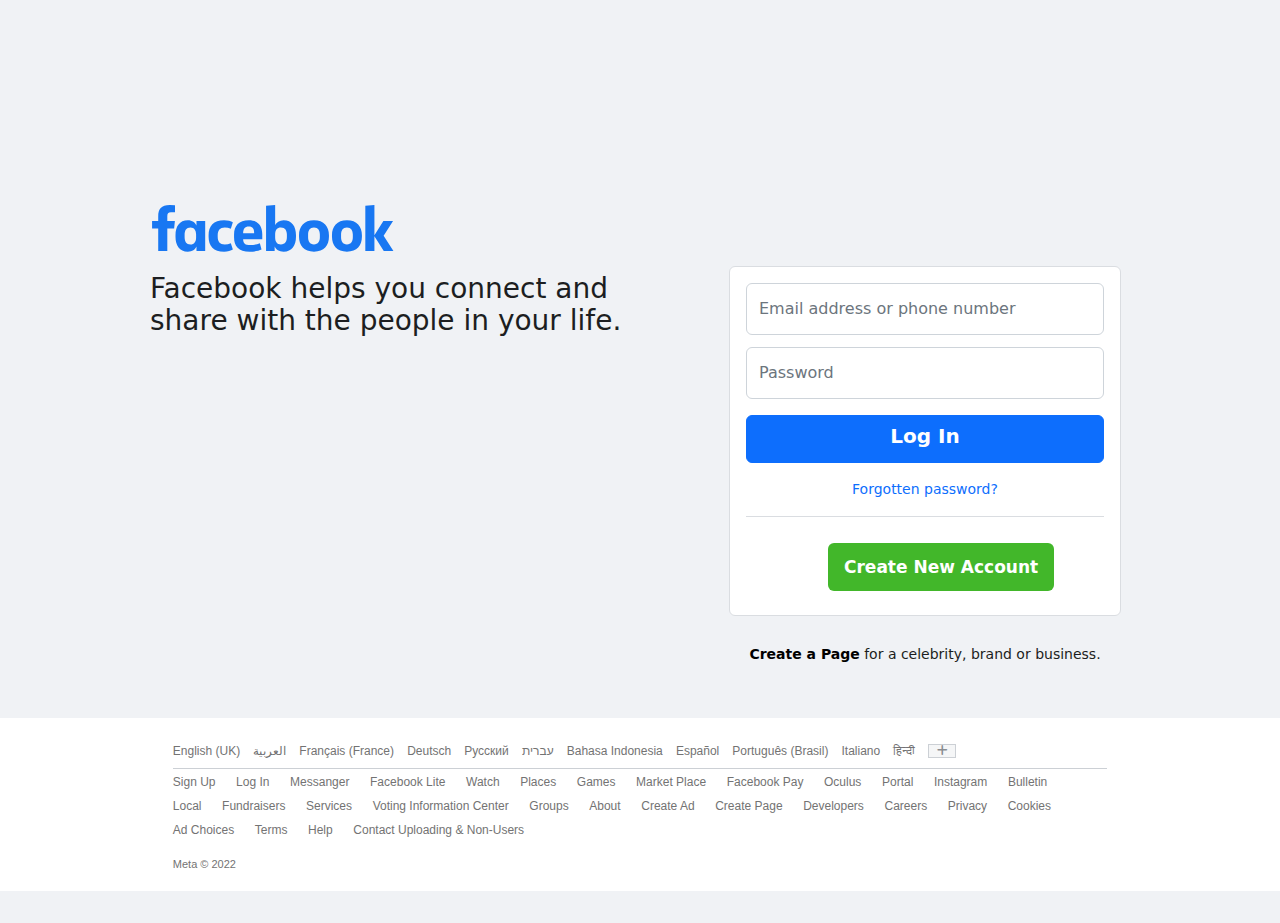
<file: index.html>
<!DOCTYPE html>
<html lang="en">
<head>
    <meta charset="UTF-8">
    <meta http-equiv="X-UA-Compatible" content="IE=edge">
    <meta name="viewport" content="width=device-width, initial-scale=1.0">
    <meta name="description" content="Facebook Log-in"/>
    <meta name="auther" content="Ayah Dweikat"/>
    <link rel="icon" href="assets/img/login/facebook_logo_icon_147291.ico">
    <title>Facebook - log in or sign up</title>
    <!-- Bootstrap V5.2-->
    <link rel="stylesheet" href="assets/css/bootstrap.min.css">
    <!-- Font Awesome V6.1.2 -->
    <link rel="stylesheet" href="assets/css/all.min.css">
    <!-- Custom CSS -->
    <link rel="stylesheet" href="assets/css/style.css">

</head>
<body>
  <div class="container">
    <div class="content d-flex row h-100 justify-content-center">
      <div class="face-logo col col-lg-5">
        <img src="assets/img/login/dF5SId3UHWd.svg" class="face-img w-100" alt="Facebook"/>
        <p class="ps-2">Facebook helps you connect and share with the people in your life.</p>
      </div>
      <div class="login offset-lg-1 col-md-6 d-flex align-items-center">
        <div class="box">
          <div class="part d-flex">
            <div class="mb-1">
              <input type="text" class="form-control w-330" id="exampleFormControlInput1" placeholder="Email address or phone number">
              <input type="password" class="form-control w-330" placeholder="Password" aria-label="readonly input example">
            </div>
            <a href="facebook-main.html" class="btn btn-primary log" type="submit" >Log In</a>
            <a href="#" class="mt-3 text forget" >Forgotten password?</a>
          </div>
          <button type="button" class="btn btn-primary new" data-bs-toggle="modal" data-bs-target="#exampleModal">
            Create New Account
          </button>
        </div>
        <p class="page"><a class="to-page" href="#">Create a Page</a> for a celebrity, brand or business.</p>
      </div>
    </div>
    <!-- Button trigger modal -->
    <!-- Modal -->
    <div class="modal fade ps-0" id="exampleModal" tabindex="-1" aria-labelledby="exampleModalLabel" aria-hidden="true">
      <div class="modal-dialog">
        <div class="modal-content">
          <div class="modal-header d-flex flex-column align-items-start">
            <h5 class="modal-title mb-0" id="exampleModalLabel">Sign Up</h5>
            <p class="my-0">It's quick and easy</p>
            <button type="button" class="btn-close" data-bs-dismiss="modal" aria-label="Close"></button>
          </div>
          <hr>
          <div class="modal-body pt-0">
              <div class="container-fluid">
                <form class="d-flex flex-nowrap" class="name">
                  <input class="form-control w-50 me-2" type="text" placeholder="First Name" aria-label="Search" required>
                  <input class="form-control w-50 me-2" type="text" placeholder="Surname" aria-label="Search" required>              
                </form>
                <form class="d-flex flex-wrap" class="mail-pass">
                  <input class="form-control w-100 me-2" type="text" placeholder="Mobile number or email address" aria-label="Search">
                  <input class="form-control w-100 me-2" type="password" placeholder="New password" aria-label="Search">              
                </form>
                <form class="Date">
                  <label class="main-label" for="input">Date of birth</label>
                  <div class="date d-flex flex-nowrap justify-content-between">
                    <select class="form-select mx-1" name="Day" >
                      <option>16</option>
                      <option value="1">1</option>
                      <option value="2" >2</option>
                      <option value="3" >3</option>
                      <option value="4" >4</option>
                      <option value="5" >5</option>
                      <option value="6" >6</option>
                      <option value="7" >7</option>
                      <option value="8" >8</option>
                      <option value="9" >9</option>
                      <option value="10" >10</option>
                      <option value="11" >11</option>
                      <option value="12" >12</option>
                      <option value="13" >13</option>
                      <option value="14" >14</option>
                      <option value="15" >15</option>
                      <option value="16" >16</option>
                      <option value="17" >17</option>
                      <option value="18" >18</option>
                      <option value="19" >19</option>
                      <option value="20" >20</option>
                      <option value="21" >21</option>
                      <option value="22" >22</option>
                      <option value="23" >23</option>
                      <option value="24" >24</option>
                      <option value="25" >25</option>
                      <option value="26" >26</option>
                      <option value="27" >27</option>
                      <option value="28" >28</option>
                      <option value="29" >29</option>
                      <option value="30" >30</option>
                      <option value="31" >31</option>
                    </select>
                    <select class="form-select mx-1" name="month" >
                      <option>Aug</option>
                      <option value="1">Jan</option>
                      <option value="2" >Feb</option>
                      <option value="3" >Mar</option>
                      <option value="4" >Apr</option>
                      <option value="5" >May</option>
                      <option value="6" >Jun</option>
                      <option value="7" >Jul</option>
                      <option value="8" >Aug</option>
                      <option value="9" >Sep</option>
                      <option value="10" >Oct</option>
                      <option value="11" >Nov</option>
                      <option value="12" >Dec</option>
                    </select>
                    <select class="form-select mx-1" name="year" >
                      <option>2022</option>
                      <option value="1988">1988</option>
                      <option value="1989">1989</option>
                      <option value="1990">1990</option>
                      <option value="1992">1991</option>
                      <option value="1992">1992</option>
                      <option value="1993">1993</option>
                      <option value="1994">1994</option>
                      <option value="1995">1995</option>
                      <option value="1996">1996</option>
                      <option value="1997">1997</option>
                      <option value="1998">1998</option>
                      <option value="1999">1999</option>
                      <option value="2000">2000</option>
                      <option value="2001">2001</option>
                      <option value="2002">2002</option>
                      <option value="2003">2003</option>
                      <option value="2004">2004</option>
                      <option value="2005">2005</option>
                      <option value="2006">2006</option>
                      <option value="2007">2007</option>
                      <option value="2008">2008</option>
                      <option value="2009">2009</option>
                      <option value="2010">2010</option>
                      <option value="2011">2011</option>
                      <option value="2012">2012</option>
                      <option value="2013">2013</option>
                      <option value="2014">2014</option>
                    </select>
                  </div>            
                </form>
                <form class="gender">
                  <label class="main-label" for="input">Gender</label>
                  <div>
                    <div class="d-flex flex-nowrap">
                      <div class="form-control mx-1">
                        <input class="form-check-input" type="radio" value="Female" aria-label="Radio button for following text input">
                        <label for="">Female</label>
                      </div>
                      <div class="form-control mx-1">
                        <input class="form-check-input" type="radio" value="Male" aria-label="Radio button for following text input">
                        <label for="">Male</label>
                      </div>
                      <div class="form-control mx-1">
                        <input class="form-check-input" type="radio" value="Custom" aria-label="Radio button for following text input">
                        <label for="">Custom</label>
                      </div>
                    </div>
                  </div>            
                </form>
                <p>People who use our service may have uploaded your contact information to Facebook. 
                  <a href="">Learn more.</a>
                </p>
                <p>By clicking Sign Up, you agree to our <a href="">Terms</a>, <a href="">Privacy Policy</a> and <a href="">Cookies Policy</a>. You may receive SMS notifications from us and can opt out at any time.</p>
              </div>
          </div>
          <div class="modal-footer mb-2">
            <button type="button" class="btn btn-primary m-auto">Sign Up</button>
          </div>
        </div>
      </div>
    </div>
  </div>
  <footer class="bg-white pb-3" >
    <div class="container2">
      <ul class="language">
        <li class="list-item">
          <span class="lang">English (UK)</span>
        </li>
        <li class="list-item">
          <a class="lang" href="#">العربية</a>
        </li>
        <li class="list-item">
          <a class="lang" href="#">Français (France)</a>
        </li>
        <li class="list-item">
          <a class="lang" href="#">Deutsch</a>
        </li>
        <li class="list-item">
          <a class="lang" href="#">Русский</a>
        </li>
        <li class="list-item">
          <a class="lang" href="#">עברית</a>
        </li>
        <li class="list-item">
          <a class="lang" href="#">Bahasa Indonesia</a>
        </li>
        <li class="list-item">
          <a class="lang" href="#">Español</a>
        </li>
        <li class="list-item">
          <a class="lang" href="#">Português (Brasil)</a>
        </li>
        <li class="list-item">
          <a class="lang" href="#">Italiano</a>
        </li>
        <li class="list-item">
          <a class="lang" href="#">हिन्दी</a>
        </li>
        <li class="list-item">
          <a class="lang" href="#">
            <i class="lang fa-solid fa-plus"></i>
          </a>
        </li>
      </ul>
      <ul class="application">
        <li class="apps-items"><a class="apps" href="#">sign up</a></li>
        <li class="apps-items"><a class="apps" href="#">log in</a></li>
        <li class="apps-items"><a class="apps" href="#">messanger</a></li>
        <li class="apps-items"><a class="apps" href="#">facebook lite</a></li>
        <li class="apps-items"><a class="apps" href="#">watch</a></li>
        <li class="apps-items"><a class="apps" href="#">places</a></li>
        <li class="apps-items"><a class="apps" href="#">games</a></li>
        <li class="apps-items"><a class="apps" href="#">market place</a></li>
        <li class="apps-items"><a class="apps" href="#">facebook pay</a></li>
        <li class="apps-items"><a class="apps" href="#">oculus</a></li>
        <li class="apps-items"><a class="apps" href="#">portal</a></li>
        <li class="apps-items"><a class="apps" href="#">instagram</a></li>
        <li class="apps-items"><a class="apps" href="#">bulletin</a></li>
        <li class="apps-items"><a class="apps" href="#">local</a></li>
        <li class="apps-items"><a class="apps" href="#">fundraisers</a></li>
        <li class="apps-items"><a class="apps" href="#">services</a></li>
        <li class="apps-items"><a class="apps" href="#">voting information center</a></li>
        <li class="apps-items"><a class="apps" href="#">groups</a></li>
        <li class="apps-items"><a class="apps" href="#">about</a></li>
        <li class="apps-items"><a class="apps" href="#">create ad</a></li>
        <li class="apps-items"><a class="apps" href="#">create page</a></li>
        <li class="apps-items"><a class="apps" href="#">developers</a></li>
        <li class="apps-items"><a class="apps" href="#">careers</a></li>
        <li class="apps-items"><a class="apps" href="#">privacy</a></li>
        <li class="apps-items"><a class="apps" href="#">cookies</a></li>
        <li class="apps-items"><a class="apps" href="#">ad choices</a></li>
        <li class="apps-items"><a class="apps" href="#">terms</a></li>
        <li class="apps-items"><a class="apps" href="#">help</a></li>
        <li class="apps-items"><a class="apps" href="#">contact uploading & non-users</a></li>
      </ul>
      <span>Meta © 2022</span>
    </div>
  </footer>
  <!-- JS Bootstrap V5.2 -->
  <script src="assets/js/bootstrap.bundle.min.js"></script>   
</body>
</html>
</file>
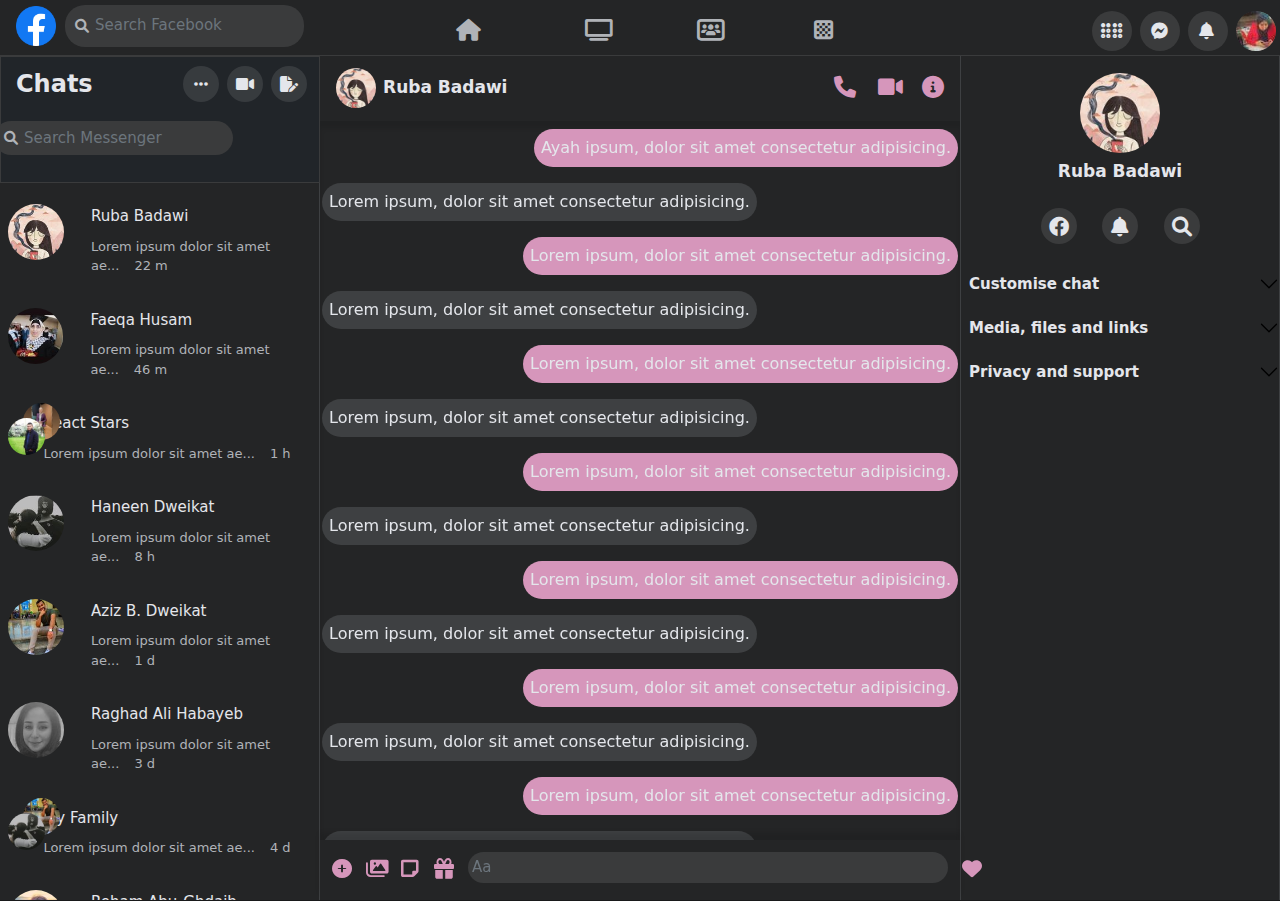
<file: facebook-messenger.html>
<!DOCTYPE html>
<html lang="en">
<head>
    <meta charset="UTF-8">
    <meta http-equiv="X-UA-Compatible" content="IE=edge">
    <meta name="viewport" content="width=device-width, initial-scale=1.0">
    <meta name="description" content="Facebook Log-in"/>
    <meta name="auther" content="Ayah Dweikat"/>
    <link rel="icon" href="assets/img/login/facebook_logo_icon_147291.ico">
    <title>Messenger | Facebook</title>
    <!-- Bootstrap V5.2-->
    <link rel="stylesheet" href="assets/css/bootstrap.min.css">
    <!-- Font Awesome V6.1.2 -->
    <link rel="stylesheet" href="assets/css/all.min.css">
    <!-- Custom CSS -->
    <link rel="stylesheet" href="assets/css/facebook-messenger.css">   
</head>
<body>
    <nav class="navbar shadow-md d-flex">
        <div class="row container-fluid pb-1">
            <div class="col-0 col-lg-3 ms-lg-3 logo d-flex justify-content-start pb-2">
                <a class="navbar-brand" href="facebook-main.html">
                  <img src="assets/img/home/navbar/Facebook_f_logo_(2019).svg.png" alt="Facebook" width="100%" height="40"/>
                </a>
                <form class="search d-flex" role="search">
                    <i class="fa-solid fa-magnifying-glass"></i>
                    <input class="form-control me-2" type="search" placeholder="Search Facebook" aria-label="Search"/>
                </form>
            </div> 
            <div class="col-6 col-md-6 m-0 pb-2 main-navs">
                <ul class="nav-items pt-2 d-flex justify-content-end align-items-center">
                    <li class="col-4 nav-item ms-5 p-0">
                        <a class="nav-link" aria-current="page" href="facebook-main.html" >
                            <i class="fa-solid fa-house"></i>
                        </a>
                    </li> 
                    <li class="col-4 col-md-3 nav-item">
                        <a class="nav-link" href="facebook-watch.html">
                            <i class="fa-solid fa-tv"></i>
                        </a>
                    </li>
                    <li class="col-4 col-md-3 nav-item">
                        <a class="nav-link" href="#3">
                            <i class="fa-solid fa-users-rectangle"></i>
                        </a>
                    </li>
                    <li class="col-0 col-md-3 nav-item">
                        <a class="nav-link" href="#4">
                            <i class="fa-solid fa-chess-board"></i>
                        </a>
                    </li>
                </ul>
            </div>
            <div class="col-6 col-lg-2 m-0 p-0 last-navs">
                <ul class="list-items pt-2 d-flex justify-content-end align-items-center">
                    <li class="list-item" >
                        <a href="#1">
                            <i class="fa-solid fa-braille padd"></i>
                        </a>
                    </li>
                    <li class="list-item">
                        <a href="facebook-messenger.html">
                            <i class="fa-brands fa-facebook-messenger"></i>
                        </a>
                    </li>
                    <li class="list-item">
                        <a href="facebook-notifiaction.html">
                            <i class="fa-solid fa-bell pe-1"></i>
                        </a>
                    </li>
                    <li class="list-item">
                        <a href="Facebook-profile.html">
                        <img src="assets/img/home/navbar/287763838_3065022583812635_3914264570691738347_n.jpg" alt="Profile Picture for the user"/>
                        </a>
                    </li>
                </ul>
            </div>
        </div>
    </nav>
    <header class="d-flex justify-content-center">
        <div class="chats col-lg-3">
            <div class="nav-chat bg-dark">
                <div class="title d-flex justify-content-between">
                    <span>Chats</span>
                    <ul class="d-flex justify-content-between me-2">
                        <li>
                            <i class=" mx-1 fa-solid fa-ellipsis"></i>
                        </li>
                        <li>
                            <i class="mx-1 fa-solid fa-video"></i>
                        </li>
                        <li>
                            <i class="mx-1 fa-solid fa-file-pen"></i>
                        </li>
                    </ul>
                </div>
                <form class="search d-flex ww mt-2 mb-3" role="search">
                    <i class="fa-solid fa-magnifying-glass"></i>
                    <input class="form-control me-2 w-100 my-1" type="search" placeholder="Search Messenger" aria-label="Search">
                </form>
            </div>
            <ul class="convers">
                <li class="d-flex flex-row justify-content-center py-2 m-2">
                    <img class="mt-2" src="assets/img/messenger/ruba.jpg" alt="Ruba Badawi "/>
                    <div class="descrip d-flex flex-column">
                        <span>Ruba Badawi</span>
                        <span>Lorem ipsum dolor sit amet ae...<span>22 m</span></span>
                    </div>                  
                </li>
            </ul>
            <ul class="convers">
                <li class="d-flex flex-row justify-content-center py-2 m-2">
                    <img class="mt-2" src="assets/img/messenger/fofo.jpg" alt="Faeqa Husam"/>
                    <div class="descrip d-flex flex-column">
                        <span>Faeqa Husam</span>
                        <span>Lorem ipsum dolor sit amet ae...<span>46 m</span></span>
                    </div>                  
                </li>
            </ul>
            <ul class="convers">
                <li class="d-flex flex-row justify-content-center py-lg-2 m-lg-2">
                    <img class="mt-2 img-2" src="assets/img/messenger/rasha.jpg" alt="React Stars"/>
                    <img class="mt-2 img-2" src="assets/img/messenger/samah.jpg" alt="React Stars"/>
                    <div class="descrip d-flex flex-column">
                        <span>React Stars</span>
                        <span>Lorem ipsum dolor sit amet ae...<span>1 h</span></span>
                    </div>                  
                </li>
            </ul>
            <ul class="convers">
                <li class="d-flex flex-row justify-content-center py-2 m-2">
                    <img class="mt-2" src="assets/img/messenger/haneen.jpg" alt="Haneen Dweikat"/>
                    <div class="descrip d-flex flex-column">
                        <span>Haneen Dweikat</span>
                        <span>Lorem ipsum dolor sit amet ae...<span>8 h</span></span>
                    </div>                  
                </li>
            </ul>
            <ul class="convers">
                <li class="d-flex flex-row justify-content-center py-2 m-2">
                    <img class="mt-2" src="assets/img/messenger/aziz.jpg" alt="Aziz B. Dweikat"/>
                    <div class="descrip d-flex flex-column">
                        <span>Aziz B. Dweikat</span>
                        <span>Lorem ipsum dolor sit amet ae...<span>1 d</span></span>
                    </div>                  
                </li>
            </ul>
            <ul class="convers">
                <li class="d-flex flex-row justify-content-center py-2 m-2">
                    <img class="mt-2" src="assets/img/messenger/raghad.jpg" alt="Raghad Ali Habayeb"/>
                    <div class="descrip d-flex flex-column">
                        <span>Raghad Ali Habayeb</span>
                        <span>Lorem ipsum dolor sit amet ae...<span>3 d</span></span>
                    </div>                  
                </li>
            </ul>
            <ul class="convers">
                <li class="d-flex flex-row justify-content-center py-lg-2 m-lg-2">
                    <img class="mt-2 img-2" src="assets/img/messenger/az.jpg" alt="My Family"/>
                    <img class="mt-2 img-2" src="assets/img/messenger/ha.jpg" alt="My Family"/>
                    <div class="descrip d-flex flex-column">
                        <span>My Family</span>
                        <span>Lorem ipsum dolor sit amet ae...<span>4 d</span></span>
                    </div>                  
                </li>
            </ul>  
            <ul class="convers">
                <li class="d-flex flex-row justify-content-center py-2 m-2">
                    <img class="mt-2" src="assets/img/messenger/reham-ab.jpg" alt="Reham Abu-Ghdaib"/>
                    <div class="descrip d-flex flex-column">
                        <span>Reham Abu-Ghdaib</span>
                        <span>Lorem ipsum dolor sit amet ae...<span>4 d</span></span>
                    </div>                  
                </li>
            </ul>
            <ul class="convers">
                <li class="d-flex flex-row justify-content-center py-2 m-2">
                    <img class="mt-2" src="assets/img/messenger/jamila.jpg" alt="Jamila Jamal Ahmad"/>
                    <div class="descrip d-flex flex-column">
                        <span>Jamila Jamal Ahmad</span>
                        <span>Lorem ipsum dolor sit amet ae...<span>1 w</span></span>
                    </div>                  
                </li>
            </ul>
        </div>
        <div class="chat1 col-lg-6">
            <div class="nav-conver d-flex justify-content-between">
                <div class="conver-name">
                    <img src="assets/img/messenger/ruba-chat.jpg" alt="Ruba Badawi"/>
                    <span>Ruba Badawi</span>
                </div>
                <ul class="d-flex justify-content-between">
                    <li>
                        <i class="fa-solid fa-phone"></i>
                    </li>
                    <li>
                        <i class="fa-solid fa-video"></i>
                    </li>
                    <li>
                        <i class="fa-solid fa-circle-info"></i>
                    </li>
                </ul>
            </div>
            <div class="r-chat d-flex flex-column">
                <span class="owner">
                    Ayah ipsum, dolor sit amet consectetur adipisicing.
                </span>
                <span class="other">
                    Lorem ipsum, dolor sit amet consectetur adipisicing.
                </span>
                <span class="owner">
                    Lorem ipsum, dolor sit amet consectetur adipisicing.
                </span>
                <span class="other">
                    Lorem ipsum, dolor sit amet consectetur adipisicing.
                </span>
                <span class="owner">
                    Lorem ipsum, dolor sit amet consectetur adipisicing.
                </span>
                <span class="other">
                    Lorem ipsum, dolor sit amet consectetur adipisicing.
                </span>
                <span class="owner">
                    Lorem ipsum, dolor sit amet consectetur adipisicing.
                </span>
                <span class="other">
                    Lorem ipsum, dolor sit amet consectetur adipisicing.
                </span>
                <span class="owner">
                    Lorem ipsum, dolor sit amet consectetur adipisicing.
                </span>
                <span class="other">
                    Lorem ipsum, dolor sit amet consectetur adipisicing.
                </span>
                <span class="owner">
                    Lorem ipsum, dolor sit amet consectetur adipisicing.
                </span>
                <span class="other">
                    Lorem ipsum, dolor sit amet consectetur adipisicing.
                </span>
                <span class="owner">
                    Lorem ipsum, dolor sit amet consectetur adipisicing.
                </span>
                <span class="other">
                    Lorem ipsum, dolor sit amet consectetur adipisicing.
                </span>
                <span class="owner">
                    Lorem ipsum, dolor sit amet consectetur adipisicing.
                </span>
                <span class="other">
                    Lorem ipsum, dolor sit amet consectetur adipisicing.
                </span>
                <span class="owner">
                    Lorem ipsum, dolor sit amet consectetur adipisicing.
                </span>
                <span class="other">
                    Lorem ipsum, dolor sit amet consectetur adipisicing.
                </span>
                <span class="owner">
                    Lorem ipsum, dolor sit amet consectetur adipisicing.
                </span>
                <span class="other">
                    Lorem ipsum, dolor sit amet consectetur adipisicing.
                </span>
                <span class="owner">
                    Lorem ipsum, dolor sit amet consectetur adipisicing.
                </span>
                <span class="other">
                    Lorem ipsum, dolor sit amet consectetur adipisicing.
                </span>
                <span class="owner">
                    Lorem ipsum, dolor sit amet consectetur adipisicing.
                </span>
                <span class="other">
                    Ruba ipsum, dolor sit amet consectetur adipisicing.
                </span>
            </div>
            <div class="foot-bar">
                <ul class="pink-color d-flex justify-content-start">
                    <li>
                        <i class="fa-solid fa-circle-plus"></i>
                    </li>
                    <li>
                        <i class="fa-solid fa-images"></i>
                    </li>
                    <li>
                        <i class="fa-solid fa-note-sticky"></i>
                    </li>
                    <li>
                        <i class="fa-solid fa-gift"></i>
                    </li>
                    <li>
                        <form class="d-flex" role="search">
                            <input class="form-control" type="search" placeholder="Aa" aria-label="Search">
                        </form>
                    </li>
                    <li>
                        <i class="pink-color fa-solid fa-heart"></i>
                    </li>
                </ul>
            </div>
        </div>

        <div class="more col-lg-3">
            <img src="assets/img/messenger/ruba---.jpg" alt="Ruba Badawi"/>
            <h3>Ruba Badawi</h3>
            <ul class="more-choices d-flex justify-content-between me-2">
                <li>
                    <i class="fa-brands fa-facebook"></i>
                </li>
                <li>
                    <i class="fa-solid fa-bell"></i>
                </li>
                <li>
                    <i class="fa-solid fa-magnifying-glass"></i>
                </li>
            </ul>
            <div class="accordion" id="accordionPanelsStayOpenExample">
                <div class="accordion-item transparent">
                  <h2 class="accordion-header " id="panelsStayOpen-headingOne">
                    <button class="accordion-button collapsed transparent" type="button" data-bs-toggle="collapse" data-bs-target="#panelsStayOpen-collapseOne" aria-expanded="false" aria-controls="panelsStayOpen-collapseOne">
                        Customise chat
                    </button>
                  </h2>
                  <div id="panelsStayOpen-collapseOne" class="accordion-collapse collapse" aria-labelledby="panelsStayOpen-headingOne">
                    <div class="accordion-body">
                        <ul class="w-100">
                            <li>
                                <button class="dropdown-item" type="button">
                                    <i class="pink-color fa-solid fa-circle-dot"></i>
                                    Change theme
                                </button>
                            </li>
                            <li>
                                <button class="dropdown-item" type="button">
                                    <i class="pink-color fa-solid fa-heart"></i>
                                    Change emoji
                                </button>
                            </li>
                            <li>
                                <button class="dropdown-item" type="button">
                                    <i class="fa-solid fa-font"></i>
                                    Edit nicknames
                                </button>
                            </li>
                            <li>
                                <button class="dropdown-item" type="button">
                                    <i class="fa-solid fa-magnifying-glass"></i>
                                    Search in conversation
                                </button>
                            </li>
                        </ul>
                    </div>
                  </div>
                </div>
                <div class="accordion-item transparent">
                  <h2 class="accordion-header" id="panelsStayOpen-headingTwo">
                    <button class="accordion-button collapsed transparent" type="button" data-bs-toggle="collapse" data-bs-target="#panelsStayOpen-collapseTwo" aria-expanded="false" aria-controls="panelsStayOpen-collapseTwo">
                        Media, files and links
                    </button>
                  </h2>
                  <div id="panelsStayOpen-collapseTwo" class="accordion-collapse collapse" aria-labelledby="panelsStayOpen-headingTwo">
                    <div class="accordion-body">
                        <ul class="w-100">
                            <li>
                                <button class="dropdown-item" type="button">
                                    <i class="fa-solid fa-images"></i>
                                    Media
                                </button>
                            </li>
                            <li>
                                <button class="dropdown-item" type="button">
                                    <i class="fa-solid fa-file"></i>
                                    Files
                                </button>
                            </li>
                            <li>
                                <button class="dropdown-item" type="button">
                                    <i class="fa-solid fa-link"></i>
                                    Links
                                </button>
                            </li>
                        </ul>
                    </div>
                  </div>
                </div>
                <div class="accordion-item transparent">
                  <h2 class="accordion-header" id="panelsStayOpen-headingThree">
                    <button class="accordion-button collapsed transparent" type="button" data-bs-toggle="collapse" data-bs-target="#panelsStayOpen-collapseThree" aria-expanded="false" aria-controls="panelsStayOpen-collapseThree">
                      Privacy and support
                    </button>
                  </h2>
                  <div id="panelsStayOpen-collapseThree" class="accordion-collapse collapse" aria-labelledby="panelsStayOpen-headingThree">
                    <div class="accordion-body">
                        <ul class="w-100">
                            <li>
                                <button class="dropdown-item" type="button">
                                    <i class="fa-solid fa-bell"></i>
                                    Mute notifications
                                </button>
                            </li>
                            <li>
                                <button class="dropdown-item" type="button">
                                    <i class="fa-solid fa-comment-slash"></i>
                                    Ignore Messages
                                </button>
                            </li>
                            <li>
                                <button class="dropdown-item" type="button">
                                    <i class="fa-solid fa-ban"></i>
                                    Block
                                </button>
                            </li>
                            <li>
                                <button class="dropdown-item" type="button">
                                    <i class="fa-solid fa-triangle-exclamation"></i>
                                    Report
                                </button>
                            </li>
                        </ul>
                    </div>
                  </div>
                </div>
            </div>
        </div>
    </header>
  <!-- JS Bootstrap V5.2 -->
  <script src="assets/js/bootstrap.bundle.min.js"></script>   
</body>
</html>
</file>
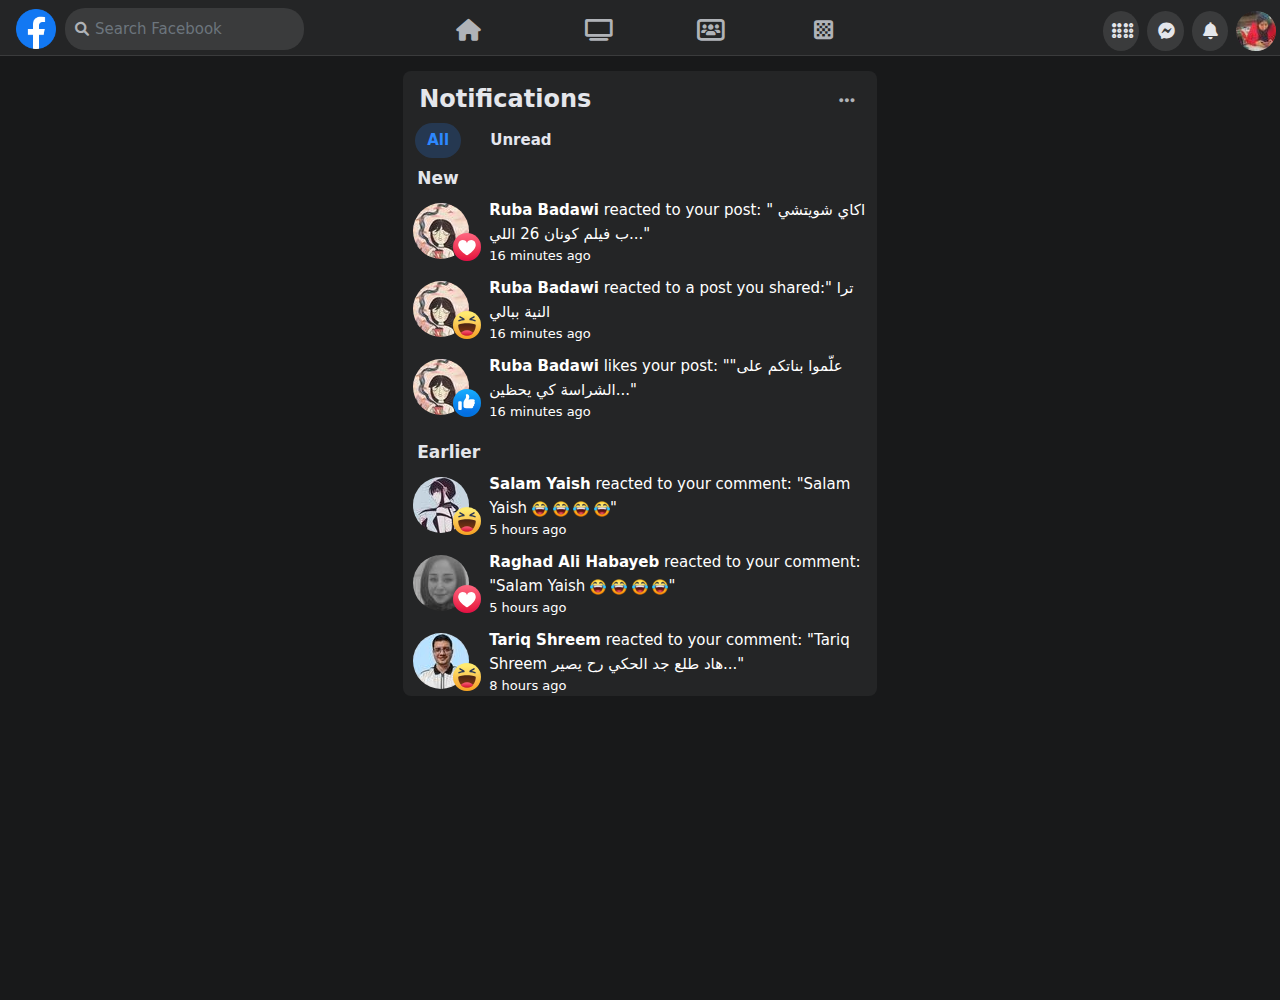
<file: facebook-notifiaction.html>
<!DOCTYPE html>
<html lang="en">
<head>
    <meta charset="UTF-8">
    <meta http-equiv="X-UA-Compatible" content="IE=edge">
    <meta name="viewport" content="width=device-width, initial-scale=1.0">
    <meta name="description" content="Facebook Log-in"/>
    <meta name="auther" content="Ayah Dweikat"/>
    <link rel="icon" href="assets/img/login/facebook_logo_icon_147291.ico">
    <title>Notifications | Facebook</title>
    <!-- Bootstrap V5.2-->
    <link rel="stylesheet" href="assets/css/bootstrap.min.css">
    <!-- Font Awesome V6.1.2 -->
    <link rel="stylesheet" href="assets/css/all.min.css">
    <!-- Custom CSS -->
    <link rel="stylesheet" href="assets/css/facebook-notification.css">
</head>
<body>
    <nav class="navbar shadow-md d-flex">
        <div class="row container-fluid pb-1">
            <div class="col-0 col-lg-3 ms-lg-3 logo d-flex justify-content-start pb-2">
                <a class="navbar-brand" href="facebook-main.html">
                  <img src="assets/img/home/navbar/Facebook_f_logo_(2019).svg.png" alt="Facebook" width="100%" height="40"/>
                </a>
                <form class="search d-flex" role="search">
                    <i class="fa-solid fa-magnifying-glass"></i>
                    <input class="form-control me-2" type="search" placeholder="Search Facebook" aria-label="Search">
                </form>
            </div> 
            <div class="col-6 col-md-6 m-0 pb-2 main-navs">
                <ul class="nav-items pt-2 d-flex justify-content-end align-items-center">
                    <li class="col-4 nav-item ms-5 p-0">
                        <a class="nav-link" aria-current="page" href="facebook-main.html" >
                            <i class="fa-solid fa-house"></i>
                        </a>
                    </li> 
                    <li class="col-4 col-md-3 nav-item">
                        <a class="nav-link" href="facebook-watch.html">
                            <i class="fa-solid fa-tv"></i>
                        </a>
                    </li>
                    <li class="col-4 col-md-3 nav-item">
                        <a class="nav-link" href="#3">
                            <i class="fa-solid fa-users-rectangle"></i>
                        </a>
                    </li>
                    <li class="col-0 col-md-3 nav-item">
                        <a class="nav-link" href="#3">
                            <i class="fa-solid fa-chess-board"></i>
                        </a>
                    </li>
                </ul>
            </div>
            <div class="col-6 col-lg-2 m-0 p-0 last-navs">
                <ul class="list-items pt-2 d-flex justify-content-end align-items-center">
                    <li class="list-item" >
                        <a href="#1">
                            <i class="fa-solid fa-braille padd"></i>
                        </a>
                    </li>
                    <li class="list-item">
                        <a href="facebook-messenger.html">
                            <i class="fa-brands fa-facebook-messenger"></i>
                        </a>
                    </li>
                    <li class="list-item">
                        <a href="facebook-notifiaction.html">
                            <i class="fa-solid fa-bell pe-1"></i>
                        </a>
                    </li>
                    <li class="list-item">
                        <a href="Facebook-profile.html">
                        <img src="assets/img/home/navbar/287763838_3065022583812635_3914264570691738347_n.jpg" alt="Profile Picture"/>
                        </a>
                    </li>
                </ul>
            </div>
        </div>
    </nav>
    <header class="notifi text-white">
        <div class="title d-flex justify-content-between container-fluid">
            <span class="heading">Notifications</span>
            <span>
                <i class="ellips fa-solid fa-ellipsis"></i>
            </span>
        </div>
        <button type="button" class="btn btn-primary">All</button>
        <button type="button" class="btn btn-secondary">Unread</button>
        <h4>New</h4>
        <div class="notify d-flex">
            <img class="note-own" src="assets/img/notify/ruba.jpg" alt="Ruba Badawi Profile Picture"/>
            <img class="react" src="assets/img/notify/download (1).svg" alt="Love React"/>
            <div class="note">
                <span>
                    <strong>Ruba Badawi</strong>
                    reacted to your post: " اكاي شويتشي ب فيلم كونان 26 اللي..."
                </span>
                <p>16 minutes ago</p>
            </div>
        </div>
        <div class="notify d-flex">
            <img class="note-own" src="assets/img/notify/ruba.jpg" alt="Ruba Badawi Profile Picture"/>
            <img class="react" src="assets/img/notify/download.svg" alt="Ha ha React"/>
            <div class="note">
                <span>
                    <strong>Ruba Badawi</strong>
                     reacted to a post you shared:" ترا النية ببالي
                </span>
                <p>16 minutes ago</p>
            </div>
        </div>
        <div class="notify d-flex">
            <img class="note-own" src="assets/img/notify/ruba.jpg" alt="Ruba Badawi Profile Picture"/>
            <img class="react" src="assets/img/notify/download (2).svg" alt="Like React"/>
            <div class="note">
                <span>
                    <strong>Ruba Badawi</strong>
                    likes your post: ""علّموا بناتكم على الشراسة كي يحظين..."
                </span>
                <p>16 minutes ago</p>
            </div>
        </div>
        <h4>Earlier</h4>
        <div class="notify d-flex">
            <img class="note-own" src="assets/img/notify/278575112_1001967857378105_8392644355088014611_n.jpg" alt="Salam Yaish Profile Picture"/>
            <img class="react" src="assets/img/notify/download.svg" alt="Ha ha React">
            <div class="note">
                <span>
                    <strong>Salam Yaish</strong>
                    reacted to your comment: "Salam Yaish 
                    <img src="assets/img/notify/1f602.png" alt="hhh smile"/>
                    <img src="assets/img/notify/1f602.png" alt="hhh smile"/>
                    <img src="assets/img/notify/1f602.png" alt="hhh smile"/>
                    <img src="assets/img/notify/1f602.png" alt="hhh smile"/>"
                </span>
                <p>5 hours ago</p>
            </div>
        </div>
        <div class="notify d-flex">
            <img class="note-own" src="assets/img/notify/raghad.jpg" alt="Raghad Ali Habayeb Profile Picture"/>
            <img class="react" src="assets/img/notify/download (1).svg" alt="Ha ha React"/>
            <div class="note">
                <span>
                    <strong>Raghad Ali Habayeb</strong>
                    reacted to your comment: "Salam Yaish 
                    <img src="assets/img/notify/1f602.png" alt="hhh smile"/>
                    <img src="assets/img/notify/1f602.png" alt="hhh smile"/>
                    <img src="assets/img/notify/1f602.png" alt="hhh smile"/>
                    <img src="assets/img/notify/1f602.png" alt="hhh smile"/>"
                </span>
                <p>5 hours ago</p>
            </div>
        </div>
        <div class="notify d-flex">
            <img class="note-own" src="assets/img/notify/tariq.jpg" alt="Tariq Shreem Profile Picture"/>
            <img class="react" src="assets/img/notify/download.svg" alt="Ha ha React"/>
            <div class="note">
                <span>
                    <strong>Tariq Shreem</strong> reacted to your comment: "Tariq Shreem هاد طلع جد الحكي رح يصير..."
                </span>
                <p>8 hours ago</p>
            </div>
        </div> 
    </header>
  <!-- JS Bootstrap V5.2 -->
  <script src="assets/js/bootstrap.bundle.min.js"></script>   
</body>
</html>
</file>
<file: assets/css/style.css>
body{
  height: 100vh;
  background-color: rgb(240, 242, 245);
}
.container{
  height: 695px;
}
.content{
  padding-bottom: 2rem;
  margin-top: 23px;
}
.face-logo{
  margin-top: 152px;
}
.face-img {
  height: 106px;
  width: 100%;
  margin-left:-35px;
}
.face-logo p{
  color: rgb(28, 30, 33);
  font-size: 28px;
  font-weight: 400;
  width: 500px;
  line-height: 32px;
  margin-left: 60px;
  margin-top:-8px;
  padding-bottom: 20px;
  letter-spacing: normal;
  font-style: SFProDisplay-Regular, Helvetica, Arial, sans-serif;
}
.login{
  height: 100vh;
  flex-direction: column;
  justify-content: center;
}
.box{
  border: 1px solid rgb(218, 221, 225);
  background-color: #fff;
  border-radius: 6px;
  -webkit-border-radius: 6px;
  -moz-border-radius: 6px;
  -ms-border-radius: 6px;
  -o-border-radius: 6px;
}
.part{
  display: flex;
  flex-direction: column;
  padding-bottom:1rem;
  border-bottom: 1px solid rgb(218, 221, 225);
  margin:1rem 1rem 26px 1rem;
}
.form-control{
  margin-bottom: 0.75rem;
}
.w-330{
  width: 358px;
  height: 52px;
}
.login a.log{
  text-align: center;
  text-decoration: none;
  margin: auto;
  font-size: 20px;
  font-weight: 700;
  padding-top: 5px;
  height: 48px;
  width:358px;
  padding-bottom: 0px;
}
.login a.forget{
  text-align: center;
  text-decoration: none;
  width:150px;
  margin: auto;
  font-size: 14px;
}
.login a.forget:hover{
  text-decoration: underline;
}
.login button.new{
  color:#fff;
  font-weight: 700;
  font-size: 17px;
  line-height: 48px;
  padding:0px 16px;
  text-align: center;
  margin-left: 98px;
  margin-bottom: 1.5rem;
  background-color:rgb(66, 183, 42);
  border:#fff;
}
.login > p {
  color:rgb(28, 30, 33);
  font-size: 14px;
  font-weight: 400;
  margin-top: 28px;
  text-align: center;
  font-style: SFProText-Semibold, Helvetica, Arial, sans-serif;
}
.login > p a{
  text-decoration: none;
  color:black;
  font-weight: 600;
}
.login > p a:hover{
  text-decoration: underline;
  color:black;
  font-weight: 600;
}
.modal-content{
  width: 400px;
  height: 600px;
}
.modal-title{
  font-size: 32px;
  font-weight: 600;
}
.modal-header{
  border:transparent;
  position: relative;
  padding-bottom: 0px;
}
.btn-close{
  position: absolute;
  right: 1rem;
  top:1rem;
}
.main-label{
  font-size: 12px;
  font-weight: normal;
  color:#606770;
}
.container-fluid > p{
  font-size: 11px;
  color:#777777;
  margin-bottom:11px;
}
.container-fluid > p a{
  color:#385898;
  text-decoration: none;
}
.container-fluid > p a:hover{
  color:#385898;
  text-decoration: underline;
}
.gender .form-control , .date .form-select{
  font-size: 15px;
  font-weight: 400;
  color: #1c1e21;
}
.modal-footer .btn-primary{
  width: 194px;
  background-color: rgb(0,164,0);
  border: rgb(0,164,0);
  font-size: 18px;
  font-weight: 700;
}
.modal-footer{
  border: none;
}
/* Footer */
footer{
  background-color: #fff; 
}
.container2{
  width:73%;
  margin: auto;
}
ul{
  padding: 0;
  margin: 0;
  list-style-type: none;
}
.language{
  padding-top: 20px;
  border-bottom: 1px solid rgb(204, 208, 213);
}
.application{
  padding-bottom: 10px;
}
.list-item, .apps-items{
  display: inline;
  padding-right: 8px;
}
span.lang, a.lang, a.apps {
  color:rgb(115, 115, 115);
  font-size: 12px;
  font-family: Helvetica, Arial, sans-serif;
  text-decoration: none;
  text-transform: capitalize;
}
a.lang:hover, a.apps:hover {
  color:rgb(115, 115, 115);
  font-size: 12px;
  font-family: Helvetica, Arial, sans-serif;
  text-decoration: underline;
  text-transform: capitalize;
}
a.lang i{
  color:rgb(138, 141, 145);
  padding:0px 8px;
  background-color: rgb(245, 246, 247);
  border: 1px solid rgb(204, 208, 213);
  margin-bottom: 10px;
}
.apps-items{
  display: inline-block;
  padding-right: 15.5px;
}
.container2 > span{
  color:rgb(115, 115, 115);
  font-size: 11px;
  box-sizing: border-box;
  font-family: Helvetica, Arial, sans-serif;
  text-decoration: none;
  text-transform: capitalize;
}
/* The End */
@media screen and (max-width: 576px){
  body{
    background-color: #fff;
  }
  .row{
    margin-left: 0;
    margin-right: 0;
  }
  .container{
    width: 100%;
    margin: auto;
  }
  .content{
    padding-bottom: 2rem;
    margin-top: 0rem;
  }
  .face-logo{
    margin-top: 0rem;
    background-color: #fff;
  }
  .face-img {
    height: 39.43px;
    width: 112px;
    margin-left: 0px;
  }
  .face-logo p{
    display: none;
  }
  .login{
    width: 100%;
    display: flex;
    justify-content: start;
  }
  .box{
    border: none;
    background-color: #fff;
  }
  .modal-content{
    width: 100%;
    height: 100%;
  }
  .modal-dialog{
    margin: 0rem;
  }
  .gender .form-control , .date .form-select{
    font-size: 12px;
  }
}
@media screen and (min-width: 576px) and (max-width: 767px){
  body{
    background-color: #fff;
  }
  .container{
    width: 80%;
  }
  .content{
    padding-bottom: 2rem;
    margin-top: 0rem;
  }
  .face-logo{
    margin-top: 0rem;
    background-color: #fff;
  }
  .face-img {
    height: 39.43px;
    width: 112px;
    margin-left: 0px;
    margin: auto;
  }
  .face-logo p{
    display: none;
  }
  .login{
    width: 100%;
    display: flex;
    justify-content: start;
  }
  .box{
    border: none;
    background-color: #fff;
    box-shadow: none;
  }
  .modal-content{
    width: 100%;
    height: 100%;
  }
}
@media screen and (min-width: 767px) and (max-width: 991px){
  body{
    background-color: #fff;
  }
  .container{
    width: 80%;
  }
  .content{
    margin-top: 0rem;
  }
  .face-logo{
    margin-top: 0rem;
    background-color: #fff;
  }
  .face-img {
    height: 39.43px;
    width: 112px;
    margin-left: 0px;
    margin: auto;
  }
  .face-logo p{
    display: none;
  }
  .login{
    width: 100%;
    display: flex;
    justify-content: start;
  }
  .box{
    border: none;
    background-color: #fff;
    box-shadow: none;
  }
  .modal-content{
    width: 100%;
    height: 100%;
  }
}
@media screen and (min-width: 992px){
}
/* The End of Media Query */
</file>
<file: assets/css/facebook-messenger.css>
body{
    background-color:rgb(24, 25, 26);
    height: 100.1vh;
}
/* part 1 Navbar  */
.row{
    width:100%;
    padding: 0px;
    --bs-gutter-x:0rem;
}
.navbar{
    color:rgb(228, 230, 235);
    background-color: rgb(36, 37, 38);
    height: 3.5rem;
    position: sticky;
    z-index: 5;
    top:0;
    left:0;
    border-bottom: 1px solid rgb(58, 59, 60);
}
.logo{
    margin-top: -0.9375rem;
}
li{
    list-style-type: none;
}
.navbar-brand{
    margin-left: 0px;
}
.navbar-brand img{
    width: 100%;
    height: 2.5rem;
    margin:3px 0px 0px 0px;
}
.search{
    border-radius: 50%;
    height: 3.5rem;
    position: relative;
    width: 15.9375rem;
    padding: 0.4375rem 0.5rem 0.4375rem;
    -webkit-border-radius: 50%;
    -moz-border-radius: 50%;
    -ms-border-radius: 50%;
    -o-border-radius: 50%;
}
.search i{
    position: absolute;
    top:1.25rem;
    left:0.1875rem;
    color: rgb(176, 179, 184);
    font-size: 0.875rem;
    font-weight: 600;
    font-style: "Segoe UI Historic", "Segoe UI", Helvetica, Arial, sans-serif;
    line-height: 1rem;
}
.search i:focus-within{
    position: absolute;
    top:1.25rem;
    left:0.1875rem;
    display: none;
}
.form-control{
    background-color: rgb(58, 59, 60);
    border: #000;
    padding: 0px;
    margin: 0px -0.9375rem 0px;
    color: rgb(176, 179, 184);
    border-radius: 1.25rem;
    font-size: 0.9375rem;
    letter-spacing: normal;
    -webkit-border-radius: 1.25rem;
    -moz-border-radius: 1.25rem;
    -ms-border-radius: 1.25rem;
    -o-border-radius: 1.25rem;
    padding: 0px 1.875rem 0px;
}
.form-control:focus{
    background-color: rgb(58, 59, 60);
    border: #000;
    color: rgb(228, 230, 235);
    box-shadow: none;
}
/* part 2 Navbar */
.nav-items{
    width: 70%;
    float:left;
    margin-top:-0.9375rem;
    height: 100%;
    padding: 0px;
    margin-left: 3.125rem;
    display:flex;
    flex-wrap: nowrap;
    flex-direction: row;
    justify-content:space-evenly;
}
.nav-item{
    text-align: center;
}
.nav-item a i{
    color:rgb(176, 179, 184);
    font-size: 1.375rem;
    padding:0.75rem 2.5rem 0.75rem 2.5rem;
    border:1px solid transparent;
}
.nav-item a i:hover{
    border:1px solid transparent;
    background-color: rgb(58, 59, 60);
    border-bottom: 1px solid rgb(35, 116, 225);
    border-radius: 0.375rem;
    -webkit-border-radius: 0.375rem;
    -moz-border-radius: 0.375rem;
    -ms-border-radius: 0.375rem;
    -o-border-radius: 0.375rem;
    color:rgb(35, 116, 225);
}
.nav-item a.active i{
    border-bottom: 3px solid rgb(35, 116, 225);
    color:rgb(35, 116, 225);
}
/* part 3 Navbar */
.last-navs .list-items{
    margin-top: 0px;
}
.list-item{
    margin-top: -0.3125rem;
    margin-bottom: 0.9375rem;
    background-color: rgb(58, 59, 60);
    width:2.5rem;
    height: 2.5rem;
    margin-left: 0.25rem;
    margin-right: 0.25rem;
    border-radius: 50%;
    -webkit-border-radius: 50%;
    -moz-border-radius: 50%;
    -ms-border-radius: 50%;
    -o-border-radius: 50%;
}
.list-item img{
    width:2.5rem;
    height: 2.5rem;
    border-radius: 50%;
    -webkit-border-radius: 50%;
    -moz-border-radius: 50%;
    -ms-border-radius: 50%;
    -o-border-radius: 50%;
}
.list-item i{
    border-radius: 50%;
    display: inline-block;
    color: rgb(228, 230, 235);
    font-size: 1.0625rem;
    margin:0.6875rem 0px 0px 0px;
    padding-left: 0.6875rem;
    -webkit-border-radius: 50%;
    -moz-border-radius: 50%;
    -ms-border-radius: 50%;
    -o-border-radius: 50%;   
}
.list-item:hover{
    background-color:rgba(255, 255, 255, 0.1);
}
.list-item i.padd{ 
    padding-left: 0.5625rem;
}
/* Header - left list */
header{
    margin-top: -55px;
}
/* left list */
.chats{
    color: #e4e6eb;
    overflow: auto;
    position: fixed;
    top:0px;
    left: 0px;
    bottom: 0px;
    padding-top: 180px;
    background-color: #242526;
    border-right:1px solid #3E4042;
    padding-bottom: 20px;
    width: 25%;
}
/* Scrolling */
.chats::-webkit-scrollbar {
    height: 15px;
    width: 8px;
}
.chats::-webkit-scrollbar-track {
    padding-left: 2px;
    padding-right: 2px;
    box-shadow: inset 0 0 15px rgba(255, 255, 255, 0.1);
}
.chats::-webkit-scrollbar-thumb {
    background: rgb(62, 64, 66);
    border-radius: 1px;
    -webkit-border-radius: 1px;
    -moz-border-radius: 1px;
    -ms-border-radius: 1px;
    -o-border-radius: 1px;
}
.chats::-webkit-scrollbar-thumb:hover {
    background-color: rgb(62, 64, 66);
    width:2px;
}
.nav-chat{
    position: fixed;
    z-index: 5;
    left: 0px;
    top:56px;
    border: 1px solid  rgb(58, 59, 60);
    width: 25%;
}
ul{
    margin:0;
    padding:0;
}
.chats span{
    color: #e4e6eb;
    font-size: 24px;
    font-weight: 700;
    padding-top: 9px;
    padding-left: 15px;
}
.title li i{
    margin-top: 9px;
    width:36px;
    height: 36px;
    background-color: rgba(255, 255, 255, 0.1);
    text-align: center;
    padding-top: 10px;
    border-radius: 50%;
    -webkit-border-radius: 50%;
    -moz-border-radius: 50%;
    -ms-border-radius: 50%;
    -o-border-radius: 50%;
}
.title li i:hover{
    background-color: rgb(75, 76, 79);
}
.convers li img{
    height: 56px;
    width: 56px;
    margin-right: 12px;
    border-radius: 50%;
    -webkit-border-radius: 50%;
    -moz-border-radius: 50%;
    -ms-border-radius: 50%;
    -o-border-radius: 50%;
}
.convers li span:nth-child(1){
    font-size: 15px;
    font-weight: 400;
}
.convers li span:nth-child(2){
    font-size: 13px;
    font-weight: 400;
    color:#b0b3b8;
}
.convers li span:nth-child(2) span{
    font-size: 13px;
    font-weight: 400;
    color:#b0b3b8;
}
.convers li:hover{
    background-color: #2d88ff1a;
    border-radius: 8px;
    -webkit-border-radius: 8px;
    -moz-border-radius: 8px;
    -ms-border-radius: 8px;
    -o-border-radius: 8px;
}
.convers li{
    position: relative;
}
.convers li img.img-2{
    width:37.33px;
    height:37.33px;
    margin-right: 12px;
}
.convers li img.img-2:nth-child(1){
    position: absolute;
    top:0px;
    left:15px;
    width:37.33px;
    height:37.33px;
}
.convers li img.img-2:nth-child(2){
    position: absolute;
    top:15px;
    left:0px;
    width:37.33px;
    height:37.33px;
}
/* Conversation */
.chat1{
    height: 100vh;
    color: #e4e6eb;
    padding-top: 55px;
}
.r-chat{
    height: calc(100vh-60px);
    width: 50%;
    color: #e4e6eb;
    overflow: auto;
    position: fixed;
    top:121px;
    bottom:60px;
    z-index: 4;
    background-color: #242526;
    box-shadow:inset 0 7px 5px rgba(0, 0, 0, 0.1);
}
.r-chat span.owner{
    max-width: 70%;
    margin-left: auto;
    margin-right: 2px;
    margin-top: 8px;
    margin-bottom: 8px;
    text-align: left;
    padding: 7px;
    font-size: 1rem;
    background-color:rgb(214, 150, 187);
    border-radius: 20px;
    -webkit-border-radius: 20px;
    -moz-border-radius: 20px;
    -ms-border-radius: 20px;
    -o-border-radius: 20px;
}
.r-chat span.other{
    max-width: 70%;
    margin-right: auto;
    margin-left: 2px;
    margin-top: 8px;
    margin-bottom: 8px;
    text-align: left;
    padding: 7px;
    font-size: 1rem;
    background-color:#3E4042;
    border-radius: 20px;
    -webkit-border-radius: 20px;
    -moz-border-radius: 20px;
    -ms-border-radius: 20px;
    -o-border-radius: 20px;
}
.nav-conver{
    position: fixed;
    z-index: 4;
    top:56px;
    width: 50%;
    height: 65px;
    background-color: #242526;
    box-sizing: border-box;
}
.conver-name{
    margin: 6px 10px;
    padding:6px 6px;
    border-radius: 0.4rem;
    -webkit-border-radius: 0.4rem;
    -moz-border-radius: 0.4rem;
    -ms-border-radius: 0.4rem;
    -o-border-radius: 0.4rem;
}
.conver-name:hover{
    background-color: #3E4042;
}
.conver-name span{
    color: #e4e6eb;
    font-size: 17px;
    font-weight: 600;
    padding:6px 6px 6px 2px;
}
.conver-name img {
    width:40px;
    height: 40px;
    border-radius: 50%;
    -webkit-border-radius: 50%;
    -moz-border-radius: 50%;
    -ms-border-radius: 50%;
    -o-border-radius: 50%;
}
.nav-conver ul{
    color:rgb(214, 150, 187);
}
.nav-conver ul{
    margin: 14px 5px;
}
.nav-conver li{
    margin: 0px 5px;
}
.nav-conver li i{
    font-size: 22px;
    height: 34px;
    width: 34px;
    padding: 6px;
}
.nav-conver li i:hover{
    background-color: #3E4042;
    border-radius: 50%;
    -webkit-border-radius: 50%;
    -moz-border-radius: 50%;
    -ms-border-radius: 50%;
    -o-border-radius: 50%;
}

/* Foot bar */
.foot-bar{
    position: fixed;
    z-index: 4;
    bottom:0;
    width: 50%;
    height: 60px;
    padding:12px 5px;
    background-color: #242526;
    box-shadow:0 -7px 5px rgba(0, 0, 0, 0.1);
}
.foot-bar ul{
    color:rgb(214, 150, 187);
}
.foot-bar ul{
    margin: 0px 0px 0px 0px;
}
.foot-bar li{
    margin: 0px 0px 0px 0px;
}
.foot-bar li i{
    font-size: 20px;
    height: 34px;
    width: 34px;
    padding: 7px;
    text-align: center;
}
.foot-bar li i:hover{
    background-color: #3E4042;
    border-radius: 50%;
    -webkit-border-radius: 50%;
    -moz-border-radius: 50%;
    -ms-border-radius: 50%;
    -o-border-radius: 50%;
}
.foot-bar li .form-control{
    background-color: rgb(58, 59, 60);
    border: #000;
    padding: 4px;
    color: rgb(176, 179, 184);
    color: red;
    margin:0px 7px;
    width:480px;
    border-radius: 1.25rem;
    font-size: 0.9375rem;
    letter-spacing: normal;
    -webkit-border-radius: 1.25rem;
    -moz-border-radius: 1.25rem;
    -ms-border-radius: 1.25rem;
    -o-border-radius: 1.25rem;
}
.foot-bar li .form-control:focus{
    background-color: rgb(58, 59, 60);
    border: #000;
    color: rgb(228, 230, 235);
    box-shadow: none;
}
/* More */
.more{
    color: #e4e6eb;
    overflow: auto;
    position: fixed;
    top:0;
    right: 0px;
    bottom: 0px;
    padding-top: 55px;
    background-color: #242526;
    border-right:1px solid #3E4042;
    border-left:1px solid #3E4042;
    padding-bottom: 20px;
}
.more img{
    display: flex;
    justify-content: center;
    margin: auto;
    width: 80px;
    height: 80px;
    margin-top: 18px;
    margin-bottom: 8px;
    border-radius: 50%;
    -webkit-border-radius: 50%;
    -moz-border-radius: 50%;
    -ms-border-radius: 50%;
    -o-border-radius: 50%;
}
.more h3{
    text-align: center;
    color: rgb(228, 230, 235);
    font-size: 17px;
    font-weight: 600;
}
.more h3:hover{
    text-decoration: underline;
}
.more-choices{
    width: 50%;
    margin: 18px 25%;
}
.more-choices li i{
    margin-top: 9px;
    width:36px;
    height: 36px;
    background-color: rgba(255, 255, 255, 0.1);
    text-align: center;
    padding-top: 9px;
    font-size: 20px;
    border-radius: 50%;
    -webkit-border-radius: 50%;
    -moz-border-radius: 50%;
    -ms-border-radius: 50%;
    -o-border-radius: 50%;
}
.more-choices li i:hover{
    background-color: rgb(75, 76, 79); 
}
.accordion-item h2 button{
    background-color: transparent;
    color:#e4e6eb;
    border-radius: 8px;
    -webkit-border-radius: 8px;
    -moz-border-radius: 8px;
    -ms-border-radius: 8px;
    -o-border-radius: 8px;
}
.accordion-item h2 button:hover{
    background-color: rgb(75, 76, 79); 
}
.transparent{
    background-color: transparent;
    color:#e4e6eb;
    border: transparent;
    box-shadow: none;
    font-size: 15px;
    font-weight: 600;
}
button.transparent{
    padding: 12px 0px 12px 8px;
}
.accordion-body{
    padding:4px;
}
.accordion-button:focus{
    background-color: transparent;
    color:#e4e6eb;
    border: transparent;
    box-shadow: none;
}
.accordion-button:not(.collapsed){
    color: #e4e6eb;
    background-color: transparent;
    border: transparent;
    box-shadow: none;
}
li .dropdown-item{
    background-color: transparent;
    color:#e4e6eb;
    border: transparent;
    box-shadow: none;
    font-size: 15px;
    font-weight: 600;
    padding: 12px 0px 12px 8px;
    border-radius: 8px;
    -webkit-border-radius: 8px;
    -moz-border-radius: 8px;
    -ms-border-radius: 8px;
    -o-border-radius: 8px;
}
li .dropdown-item:hover{
    background-color: rgb(75, 76, 79);
    border: transparent;
    color:#e4e6eb;
}
.accordion-body li .dropdown-item i{
    font-size: 15px;
    font-weight: 600;
    padding-right: 10px;
}
.accordion-body li .dropdown-item i.pink-color{
    color:rgb(214, 150, 187);
}
/* The End */
@media screen and (max-width: 576px) {
    .navbar{
        height: 7rem;
    }
    .logo{
        margin-top: -0.4375rem;
    }
    .navbar-brand{
        margin-left: 0px;
    }
    .navbar-brand img{
        width: 100%;
        height: 2.5rem;
        margin:3px 0px 0px 0px;
    }
    .search{
        width: 13.5rem;
        padding: 0.4375rem 0.5rem 0.4375rem;
    }
    .search i{
        top:1.25rem;
        left:0.1875rem;
    }
    .search i:focus-within{
        top:1.25rem;
        left:0.1875rem;
    }
    .form-control{
        padding: 0px;
        margin: 0px -0.9375rem 0px;
        padding: 0px 1.875rem 0px;
    }
    /* part 2 Navbar */
    .nav-items{
        width: 100%;
        margin-top:0.1rem;
        padding: 0px;
        margin-left: 0rem;
    }
    .nav-item{
        width:33.3%;
        text-align: center;
    }
    .nav-item a i{
        padding:0.5rem 1rem;
        font-size: 1.0625rem;
    }
    .nav-items .nav-item:nth-child(4){
        display: none;
    }
    .nav-item a i:hover{
        background-color: rgb(58, 59, 60);
        border-bottom: 0.1875rem solid transparent;

    }
    /* part 3 Navbar */
    .main-navs{
        padding-bottom: 0px;
    }
    .last-navs .list-items{
        margin-top: -0.1rem;
    }
    .list-item{
        width:33.3%;
        text-align: center;
        margin-top: -0.3125rem;
        margin-bottom: 0rem;
        background-color: transparent;
        height: 2.5rem;
        margin-left: 0.25rem;
        margin-right: 0.25rem;
        border-radius: 0%;
        -webkit-border-radius: 0%;
        -moz-border-radius: 0%;
        -ms-border-radius: 0%;
        -o-border-radius: 0%;
    }
    .list-item:hover{
        background-color: rgb(58, 59, 60);
        border-radius: 0.375rem;
        -webkit-border-radius: 0.375rem;
        -moz-border-radius: 0.375rem;
        -ms-border-radius: 0.375rem;
        -o-border-radius: 0.375rem;
        border-bottom: 1px solid rgb(35, 116, 225); 
        border:1px solid transparent;
    }
    .list-item a i{
        font-size: 1.0625rem;
    }
    .list-item a i:hover{
        color:rgb(35, 116, 225);
        text-decoration: none;
    }
    .list-item a.active i{
        border-bottom: 3px solid rgb(35, 116, 225);
        color:rgb(35, 116, 225);
    }
    .list-item img{
        width:2.5rem;
        height: 2.5rem;
        border-radius: 50%;
        -webkit-border-radius: 50%;
        -moz-border-radius: 50%;
        -ms-border-radius: 50%;
        -o-border-radius: 50%;
    }
    .list-item i{
        color:rgb(176, 179, 184);
        border-radius: 0%;
        margin:0.6875rem 0px 0px 0px;
        padding: 0rem;
        -webkit-border-radius: 0%;
        -moz-border-radius: 0%;
        -ms-border-radius: 0%;
        -o-border-radius: 0%;
        text-align: center;
    }
    .list-items .list-item:nth-child(1){
        display: flex;
        order: 1;
        text-align: center;
        padding-left: 1rem;
    }
    .list-items .list-item:nth-child(4){
        position: absolute;
        top:1rem;
        right:0rem;
        width: 10%;
        padding: 0;
        margin: 0;
    }
    .list-items .list-item:nth-child(4):hover{
        position: absolute;
        top:1rem;
        right:0rem;
        background-color: transparent;
    }
    .list-item i.padd{ 
        padding-left: 0rem;
    }
    header{
        margin-top: -55px;
    }
    /* left list */
    .chats{
        width: 0%;
        display: none;
    }
    /* Conversation */
    .chat1{
        width: 100%;
    }
    .r-chat{
        width: 100%;
        height: calc(100vh-60px);
        overflow: auto;
        position: fixed;
        top:180px;
        bottom:60px; 
    }
    /* Nav for chat1 */
    .nav-conver{
        position: fixed;
        z-index: 5;
        top:112px;
        width: 100%;
        height: 65px;
        background-color: #242526;
        box-sizing: border-box;
    }
    .conver-name span{
        font-size: 0.9rem;
    } 
    /* Foot bar */
    .foot-bar{
        width: 100%;
    }
    .foot-bar li .form-control{
        width:180px;
    }
    /* More */
    .more{
        width: 0%;
        display: none;
    }
}
/* Small devices (landscape phones, 576px and up) */
@media screen and (min-width: 576px) and (max-width: 767px)  {
    nav{
        width: 100%;
        margin: auto;
    }
    .navbar{
        height: 7rem;
    }
    .logo{
        margin-top: -0.4375rem;
    }
    .navbar-brand{
        margin-left: 0px;
    }
    .navbar-brand img{
        width: 100%;
        height: 2.5rem;
        margin:3px 0px 0px 0px;
    }
    .search{
        width: 13.5rem;
        padding: 0.4375rem 0.5rem 0.4375rem;
    }
    .search i{
        top:1.25rem;
        left:0.1875rem;
    }
    .search i:focus-within{
        top:1.25rem;
        left:0.1875rem;
    }
    .form-control{
        padding: 0px;
        margin: 0px -0.9375rem 0px;
        padding: 0px 1.875rem 0px;
    }
    /* part 2 Navbar */
    .nav-items{
        width: 100%;
        margin-top:0.1rem;
        padding: 0px;
        margin-left: 0rem;
    }
    .nav-item{
        width:33.3%;
        text-align: center;
    }
    .nav-item a i{
        padding:0.5rem 1rem;
        font-size: 1.0625rem;
    }
    .nav-items .nav-item:nth-child(4){
        display: none;
    }
    .nav-item a i:hover{
        background-color: rgb(58, 59, 60);
        border-bottom: 0.1875rem solid transparent;

    }
    /* part 3 Navbar */
    .main-navs{
        padding-bottom: 0px;
    }
    .last-navs .list-items{
        margin-top: -0.1rem;
    }
    .list-item{
        width:33.3%;
        text-align: center;
        margin-top: -0.3125rem;
        margin-bottom: 0rem;
        background-color: transparent;
        height: 2.5rem;
        margin-left: 0.25rem;
        margin-right: 0.25rem;
        border-radius: 0%;
        -webkit-border-radius: 0%;
        -moz-border-radius: 0%;
        -ms-border-radius: 0%;
        -o-border-radius: 0%;
    }
    .list-item:hover{
        background-color: rgb(58, 59, 60);
        border-radius: 0.375rem;
        -webkit-border-radius: 0.375rem;
        -moz-border-radius: 0.375rem;
        -ms-border-radius: 0.375rem;
        -o-border-radius: 0.375rem;
        border-bottom: 1px solid rgb(35, 116, 225); 
        border:1px solid transparent;
    }
    .list-item a i{
        font-size: 1.0625rem;
    }
    .list-item a i:hover{
        color:rgb(35, 116, 225);
        text-decoration: none;
    }
    .list-item a.active i{
        border-bottom: 3px solid rgb(35, 116, 225);
        color:rgb(35, 116, 225);
    }
    .list-item img{
        width:2.5rem;
        height: 2.5rem;
        border-radius: 50%;
        -webkit-border-radius: 50%;
        -moz-border-radius: 50%;
        -ms-border-radius: 50%;
        -o-border-radius: 50%;
    }
    .list-item i{
        color:rgb(176, 179, 184);
        border-radius: 0%;
        margin:0.6875rem 0px 0px 0px;
        padding: 0rem;
        -webkit-border-radius: 0%;
        -moz-border-radius: 0%;
        -ms-border-radius: 0%;
        -o-border-radius: 0%;
        text-align: center;
    }
    .list-items .list-item:nth-child(1){
        display: flex;
        order: 1;
        text-align: center;
        padding-left: 1rem;
    }
    .list-items .list-item:nth-child(4){
        position: absolute;
        top:1rem;
        right:0rem;
        width: 10%;
        padding: 0;
        margin: 0;
    }
    .list-items .list-item:nth-child(4):hover{
        position: absolute;
        top:1rem;
        right:0rem;
        background-color: transparent;
    }
    .list-item i.padd{ 
        padding-left: 0rem;
    }
    header{
        margin-top: -55px;
    }
    /* left list */
    .chats{
        width: 0%;
        display: none;
    }
    /* Conversation */
    .chat1{
        width: 100%;
    }
    .r-chat{
        width: 100%;
        height: calc(100vh-60px);
        overflow: auto;
        position: fixed;
        top:180px;
        bottom:60px; 
    }
    /* Nav for chat1 */
    .nav-conver{
        position: fixed;
        z-index: 5;
        top:112px;
        width: 100%;
        height: 65px;
        background-color: #242526;
        box-sizing: border-box;
    }
    .conver-name span{
        font-size: 0.9rem;
    } 
    /* Foot bar */
    .foot-bar{
        width: 100%;
    }
    .foot-bar li .form-control{
        width:380px;
    }
    /* More */
    .more{
        width: 0%;
        display: none;
    }
}
/* Medium devices (tablets, 767px and up) */
@media screen and (min-width: 767px) and (max-width: 991px)  {
    .navbar{
        height: 7rem;
    }
    .logo{
        margin-top: -0.4375rem;
    }
    .navbar-brand{
        margin-left: 0px;
    }
    .navbar-brand img{
        width: 100%;
        height: 2.5rem;
        margin:3px 0px 0px 0px;
    }
    .search{
        width: 13.5rem;
        padding: 0.4375rem 0.5rem 0.4375rem;
    }
    .search i{
        top:1.25rem;
        left:0.1875rem;
    }
    .search i:focus-within{
        top:1.25rem;
        left:0.1875rem;
    }
    .form-control{
        padding: 0px;
        margin: 0px -0.9375rem 0px;
        padding: 0px 1.875rem 0px;
    }
    /* part 2 Navbar */
    .nav-items{
        width: 100%;
        margin-top:0.1rem;
        padding: 0px;
        margin-left: 0rem;
    }
    .nav-item{
        width:33.3%;
        text-align: center;
    }
    .nav-item a i{
        padding:0.5rem 1rem;
        font-size: 1.0625rem;
    }
    .nav-items .nav-item:nth-child(4){
        display: none;
    }
    .nav-item a i:hover{
        background-color: rgb(58, 59, 60);
        border-bottom: 0.1875rem solid transparent;

    }
    /* part 3 Navbar */
    nav{
        width: 80%;
        margin: auto;
    }
    .main-navs{
        padding-bottom: 0px;
    }
    .last-navs .list-items{
        margin-top: -0.1rem;
    }
    .list-item{
        width:33.3%;
        text-align: center;
        margin-top: -0.3125rem;
        margin-bottom: 0rem;
        background-color: transparent;
        height: 2.5rem;
        margin-left: 0.25rem;
        margin-right: 0.25rem;
        border-radius: 0%;
        -webkit-border-radius: 0%;
        -moz-border-radius: 0%;
        -ms-border-radius: 0%;
        -o-border-radius: 0%;
    }
    .list-item:hover{
        background-color: rgb(58, 59, 60);
        border-radius: 0.375rem;
        -webkit-border-radius: 0.375rem;
        -moz-border-radius: 0.375rem;
        -ms-border-radius: 0.375rem;
        -o-border-radius: 0.375rem;
        border-bottom: 1px solid rgb(35, 116, 225); 
        border:1px solid transparent;
    }
    .list-item a i{
        font-size: 1.0625rem;
    }
    .list-item a i:hover{
        color:rgb(35, 116, 225);
        text-decoration: none;
    }
    .list-item a.active i{
        border-bottom: 3px solid rgb(35, 116, 225);
        color:rgb(35, 116, 225);
    }
    .list-item img{
        width:2.5rem;
        height: 2.5rem;
        border-radius: 50%;
        -webkit-border-radius: 50%;
        -moz-border-radius: 50%;
        -ms-border-radius: 50%;
        -o-border-radius: 50%;
    }
    .list-item i{
        color:rgb(176, 179, 184);
        border-radius: 0%;
        margin:0.6875rem 0px 0px 0px;
        padding: 0rem;
        -webkit-border-radius: 0%;
        -moz-border-radius: 0%;
        -ms-border-radius: 0%;
        -o-border-radius: 0%;
        text-align: center;
    }
    .list-items .list-item:nth-child(1){
        display: flex;
        order: 1;
        text-align: center;
        padding-left: 1rem;
    }
    
    .list-items .list-item:nth-child(4){
        position: absolute;
        top:1rem;
        right:0rem;
        width: 10%;
        padding: 0;
        margin: 0;
    }
    .list-items .list-item:nth-child(4):hover{
        position: absolute;
        top:1rem;
        right:0rem;
        background-color: transparent;
    }
    .list-item i.padd{ 
        padding-left: 0rem;
    }
    header{
        margin-top: -55px;
    }
    /* left list */
    .chats{
        width: 0%;
        display: none;
    }
    /* Conversation */
    .chat1{
        width: 80%;
    }
    .r-chat{
        width: 80%;
        margin: auto;
        height: calc(100vh-60px);
        overflow: auto;
        position: fixed;
        top:180px;
        bottom:60px; 
    }
    /* Nav for chat1 */
    .nav-conver{
        position: fixed;
        z-index: 5;
        top:112px;
        width: 80%;
        margin: auto;
        height: 65px;
        background-color: #242526;
        box-sizing: border-box;
    }
    .conver-name span{
        font-size: 0.9rem;
    } 
    /* Foot bar */
    .foot-bar{
        width: 80%;
        margin: auto;
    }
    .foot-bar li .form-control{
        width:400px;
    }
    /* More */
    .more{
        width: 0%;
        display: none;
    }
}
/* Large devices (desktops, 992px and up) */
@media screen and (min-width: 992px) {}
/* The End of Media Query */
</file>
<file: assets/css/facebook-notification.css>
body{
    background-color:rgb(24, 25, 26);
    height: 1000px;
}
/* part 1 Navbar  */
.row{
    width:100%;
    padding: 0rem;
    --bs-gutter-x:0rem;
}
.navbar{
    color:rgb(228, 230, 235);
    background-color: rgb(36, 37, 38);
    height: 3.5rem;
    position: sticky;
    z-index: 5;
    top:0;
    left:0;
    border-bottom: 1px solid rgb(58, 59, 60);
}
.logo{
    margin-top: -1.5rem;
}
li{
    list-style-type: none;
}
.navbar-brand{
    margin-left: 0px;
}
.navbar-brand img{
    width: 100%;
    height: 2.5rem;
    margin:3px 0px 0px 0px;
}
.search{
    border-radius: 50%;
    height: 3.5rem;
    position: relative;
    width: 15.9375rem;
    padding: 0.4375rem 0.5rem 0.4375rem;
    -webkit-border-radius: 50%;
    -moz-border-radius: 50%;
    -ms-border-radius: 50%;
    -o-border-radius: 50%;
}
.search i{
    position: absolute;
    top:1.25rem;
    left:0.1875rem;
    color: rgb(176, 179, 184);
    font-size: 0.875rem;
    font-weight: 600;
    font-style: "Segoe UI Historic", "Segoe UI", Helvetica, Arial, sans-serif;
    line-height: 1rem;
}
.search i:focus-within{
    position: absolute;
    top:1.25rem;
    left:0.1875rem;
    display: none;
}
.form-control{
    background-color: rgb(58, 59, 60);
    border: #000;
    padding: 0px;
    margin: 0px -0.9375rem 0px;
    color: rgb(176, 179, 184);
    border-radius: 1.25rem;
    font-size: 0.9375rem;
    letter-spacing: normal;
    -webkit-border-radius: 1.25rem;
    -moz-border-radius: 1.25rem;
    -ms-border-radius: 1.25rem;
    -o-border-radius: 1.25rem;
    padding: 0px 1.875rem 0px;
}
.form-control:focus{
    background-color: rgb(58, 59, 60);
    border: #000;
    color: rgb(228, 230, 235);
    box-shadow: none;
}
/* part 2 Navbar */
.nav-items{
    width: 70%;
    float:left;
    margin-top:-0.9375rem;
    height: 100%;
    padding: 0px;
    margin-left: 3.125rem;
    display:flex;
    flex-wrap: nowrap;
    flex-direction: row;
    justify-content:space-evenly;
}
.nav-item{
    text-align: center;
}
.nav-item a i{
    color:rgb(176, 179, 184);
    font-size: 1.375rem;
    padding:0.75rem 2.5rem 0.75rem 2.5rem;
    border:1px solid transparent;
}
.nav-item a i:hover{
    border:1px solid transparent;
    background-color: rgb(58, 59, 60);
    border-bottom: 1px solid rgb(35, 116, 225);
    border-radius: 0.375rem;
    -webkit-border-radius: 0.375rem;
    -moz-border-radius: 0.375rem;
    -ms-border-radius: 0.375rem;
    -o-border-radius: 0.375rem;
    color:rgb(35, 116, 225);
}
.nav-item a.active i{
    border-bottom: 3px solid rgb(35, 116, 225);
    color:rgb(35, 116, 225);
}
/* part 3 Navbar */
.last-navs .list-items{
    margin-top: 0px;
}
.list-item{
    margin-top: -0.3125rem;
    margin-bottom: 0.9375rem;
    background-color: rgb(58, 59, 60);
    width:2.5rem;
    height: 2.5rem;
    margin-left: 0.25rem;
    margin-right: 0.25rem;
    border-radius: 50%;
    -webkit-border-radius: 50%;
    -moz-border-radius: 50%;
    -ms-border-radius: 50%;
    -o-border-radius: 50%;
}
.list-item img{
    width:2.5rem;
    height: 2.5rem;
    border-radius: 50%;
    -webkit-border-radius: 50%;
    -moz-border-radius: 50%;
    -ms-border-radius: 50%;
    -o-border-radius: 50%;
}
.list-item i{
    border-radius: 50%;
    display: inline-block;
    color: rgb(228, 230, 235);
    font-size: 1.0625rem;
    margin:0.6875rem 0px 0px 0px;
    padding-left: 0.6875rem;
    -webkit-border-radius: 50%;
    -moz-border-radius: 50%;
    -ms-border-radius: 50%;
    -o-border-radius: 50%;   
}
.list-item:hover{
    background-color:rgba(255, 255, 255, 0.1);
}
.list-item i.padd{ 
    padding-left: 0.5625rem;
}
/* Header - left list */
header{
    margin-top: -55px;
}
.notifi{
    width:37%;
    margin: auto;
    margin-top: 15px;
    background-color: rgb(36,37,38);
    border-radius: 8px;
    -webkit-border-radius: 8px;
    -moz-border-radius: 8px;
    -ms-border-radius: 8px;
    -o-border-radius: 8px;
}
.notifi .heading{
    color:rgb(228,230,235);
    font-size: 24px;
    font-weight: 700;
    padding-top: 10px;
    padding-left: 4px;
}
.notifi span i.ellips{
    height: 36px;
    color:rgb(176, 179, 184);
    width:36px;
    font-size: 18px;
    margin-top: 10px;
    margin-left: 90px;
    text-align: center;
    padding-top: 10px;
}
.notifi span i.ellips:hover{
    border-radius: 50%;
    background-color: rgba(255,255,255,0.1);
    -webkit-border-radius: 50%;
    -moz-border-radius: 50%;
    -ms-border-radius: 50%;
    -o-border-radius: 50%;
}
.btn{
    margin-left: 12px;
    margin-top: 6px;
    font-weight: 600;
}
button.btn-primary{
    background-color:rgb(45, 136, 255,0.2);
    border: rgb(45, 136, 255,0.2);
    border-radius: 20px;
    -webkit-border-radius: 20px;
    -moz-border-radius: 20px;
    -ms-border-radius: 20px;
    -o-border-radius: 20px;
    color:rgb(45, 136, 255);
    font-size: 15px;
}
button.btn-primary:hover{
    background-color:rgb(45, 136, 255,0.1);
    border: rgb(45, 136, 255,0.1);
}
button.btn-secondary{
    background-color: transparent;
    border: transparent;
    border-radius: 20px;
    -webkit-border-radius: 20px;
    -moz-border-radius: 20px;
    -ms-border-radius: 20px;
    -o-border-radius: 20px;
    color:rgb(228, 230, 238);
    font-size: 15px;
}
.note span{
    line-height: 19.99995px;
    padding: 0px 0px;
    font-size: 15px;
}
.note p{
    line-height: 19.99995px;
    padding: 0px 0px;
    margin: 0px 0px;
    font-size: 13px;
    font-weight: 400;
}
.notify{
    position: relative;
    margin: 10px 10px;
    border-radius: 6px;
    -webkit-border-radius: 6px;
    -moz-border-radius: 6px;
    -ms-border-radius: 6px;
    -o-border-radius: 6px;
}
.notify:hover{
    background-color: rgba(255, 255, 255, 0.1);
}
.notifi h4{
    font-size: 17px;
    font-weight: 600;
    color:#E4E6EB;
    padding-top: 10px;
    padding-left: 14px;
}
img.note-own{
    width: 56px;
    height: 56px;
    margin-right: 20px;
    margin-top: 5px;
    border-radius: 50%;
    -webkit-border-radius: 50%;
    -moz-border-radius: 50%;
    -ms-border-radius: 50%;
    -o-border-radius: 50%;
}
.react{
    width:28px;
    height: 28px;
    position: absolute;
    top:35px;
    left:40px;
}
/* The End */
@media screen and (max-width: 576px) {
    .navbar{
        height: 7rem;
    }
    .logo{
        margin-top: -0.4375rem;
    }
    .navbar-brand{
        display: none;
        margin-left: 0px;
    }
    .navbar-brand img{
        width: 100%;
        height: 2.5rem;
        margin:3px 0px 0px 0px;
    }
    .search{
        width: 22rem;
        padding: 0.4375rem 0.5rem 0.4375rem;
        margin-left:4rem;
    }
    .search i{
        top:1.25rem;
        left:0.1875rem;
    }
    .search i:focus-within{
        top:1.25rem;
        left:1rem;
    }
    .form-control{
        padding: 0px;
        margin: 0px -0.9375rem 0px;
        padding: 0px 1.875rem 0px;
    }
    .list-items .list-item:nth-child(4){
        width: 10%;
        position: absolute;
        top: 1rem;
        left: 0rem;
    }
    .list-items .list-item:nth-child(4):hover{
        background-color: transparent;
        position: absolute;
        top: 1rem;
        left: 0rem;
    }
    /* part 2 Navbar */
    .nav-items{
        width: 100%;
        margin-top:0.1rem;
        padding: 0px;
        margin-left: 0rem;
    }
    .nav-item{
        width:33.3%;
        text-align: center;
    }
    .nav-item a i{
        padding:0.5rem 1rem;
        font-size: 1.0625rem;
    }
    .nav-items .nav-item:nth-child(4){
        display: none;
    }
    .nav-item a i:hover{
        background-color: rgb(58, 59, 60);
        border-bottom: 0.1875rem solid transparent;
    }
    /* part 3 Navbar */
    ul{
        padding: 0;
    }
    .main-navs{
        padding-bottom: 0px;
    }
    .last-navs .list-items{
        margin-top: -0.1rem;
    }
    .list-item{
        width:33.3%;
        text-align: center;
        margin-top: -0.3125rem;
        margin-bottom: 0rem;
        background-color: transparent;
        height: 2.5rem;
        margin-left: 0.25rem;
        margin-right: 0.25rem;
        border-radius: 0%;
        -webkit-border-radius: 0%;
        -moz-border-radius: 0%;
        -ms-border-radius: 0%;
        -o-border-radius: 0%;
    }
    .list-item:hover{
        background-color: rgb(58, 59, 60);
        border-radius: 0.375rem;
        -webkit-border-radius: 0.375rem;
        -moz-border-radius: 0.375rem;
        -ms-border-radius: 0.375rem;
        -o-border-radius: 0.375rem;
        border-bottom: 1px solid rgb(35, 116, 225); 
        border:1px solid transparent;
    }
    .list-item a i{
        font-size: 1.0625rem;
    }
    .list-item a i:hover{
        color:rgb(35, 116, 225);
        text-decoration: none;
    }
    .list-item a.active i{
        border-bottom: 3px solid rgb(35, 116, 225);
        color:rgb(35, 116, 225);
    }
    .list-item img{
        width:2.5rem;
        height: 2.5rem;
        border-radius: 50%;
        -webkit-border-radius: 50%;
        -moz-border-radius: 50%;
        -ms-border-radius: 50%;
        -o-border-radius: 50%;
    }
    .list-item i{
        color:rgb(176, 179, 184);
        border-radius: 0%;
        margin:0.6875rem 0px 0px 0px;
        padding: 0rem;
        -webkit-border-radius: 0%;
        -moz-border-radius: 0%;
        -ms-border-radius: 0%;
        -o-border-radius: 0%;
        text-align: center;
    }
    .list-items .list-item:nth-child(1){
        display: flex;
        order: 1;
        text-align: center;
        padding-left: 1rem;
    }
    .list-item i.padd{ 
        padding-left: 0rem;
    }
    header{
        margin-top: -55px;
    }
    .notifi{
        width:100%;
        margin-top: 0.25rem;
        border-radius: 0rem;
        -webkit-border-radius: 0rem;
        -moz-border-radius: 0rem;
        -ms-border-radius: 0rem;
        -o-border-radius: 0rem;
    }
}

/* Small devices (landscape phones, 576px and up) */
@media screen and (min-width: 576px) and (max-width: 767px) {
    .navbar{
        height: 7rem;
    }
    .logo{
        margin-top: -0.4375rem;
    }
    .navbar-brand{
        display: none;
        margin-left: 0px;
    }
    .navbar-brand img{
        width: 100%;
        height: 2.5rem;
        margin:3px 0px 0px 0px;
    }
    .search{
        width: 22rem;
        padding: 0.4375rem 0.5rem 0.4375rem;
        margin-left:5rem;
        margin-top: 0.2rem;
    }
    .search i{
        top:1.25rem;
        left:0.1875rem;
    }
    .search i:focus-within{
        top:1.25rem;
        left:0.1875rem;
    }
    .form-control{
        padding: 0px;
        margin: 0px -0.9375rem 0px;
        padding: 0px 1.875rem 0px;
    }
    .list-items .list-item:nth-child(4){
        position: absolute;
        top:1rem;
        left:-2.5rem;
    }
    /* part 2 Navbar */
    .nav-items{
        width: 100%;
        margin-top:0.1rem;
        padding: 0px;
        margin-left: 0rem;
    }
    .nav-item{
        width:33.3%;
        text-align: center;
    }
    .nav-item a i{
        padding:0.5rem 1rem;
        font-size: 1.0625rem;
    }
    .nav-items .nav-item:nth-child(4){
        display: none;
    }
    .nav-item a i:hover{
        background-color: rgb(58, 59, 60);
        border-bottom: 0.1875rem solid transparent;

    }
    /* part 3 Navbar */
    ul{
        padding: 0;
    }
    .main-navs{
        padding-bottom: 0px;
    }
    .last-navs .list-items{
        margin-top: -0.1rem;
    }
    .list-item{
        width:33.3%;
        text-align: center;
        margin-top: -0.3125rem;
        margin-bottom: 0rem;
        background-color: transparent;
        height: 2.5rem;
        margin-left: 0.25rem;
        margin-right: 0.25rem;
        border-radius: 0%;
        -webkit-border-radius: 0%;
        -moz-border-radius: 0%;
        -ms-border-radius: 0%;
        -o-border-radius: 0%;
    }
    .list-item:hover{
        background-color: rgb(58, 59, 60);
        border-radius: 0.375rem;
        -webkit-border-radius: 0.375rem;
        -moz-border-radius: 0.375rem;
        -ms-border-radius: 0.375rem;
        -o-border-radius: 0.375rem;
        border-bottom: 1px solid rgb(35, 116, 225); 
        border:1px solid transparent;
    }
    .list-item a i{
        font-size: 1.0625rem;
    }
    .list-item a i:hover{
        color:rgb(35, 116, 225);
        text-decoration: none;
    }
    .list-item a.active i{
        border-bottom: 3px solid rgb(35, 116, 225);
        color:rgb(35, 116, 225);
    }
    .list-item img{
        width:2.5rem;
        height: 2.5rem;
        border-radius: 50%;
        -webkit-border-radius: 50%;
        -moz-border-radius: 50%;
        -ms-border-radius: 50%;
        -o-border-radius: 50%;
    }
    .list-item i{
        color:rgb(176, 179, 184);
        border-radius: 0%;
        margin:0.6875rem 0px 0px 0px;
        padding: 0rem;
        -webkit-border-radius: 0%;
        -moz-border-radius: 0%;
        -ms-border-radius: 0%;
        -o-border-radius: 0%;
        text-align: center;
    }
    .list-items .list-item:nth-child(1){
        display: flex;
        order: 1;
        text-align: center;
        padding-left: 1rem;
    }
    .list-items .list-item:nth-child(4){
        width: 10%;
        position: absolute;
        top: 1rem;
        left: 0rem;
    }
    .list-items .list-item:nth-child(4):hover{
        background-color: transparent;
    }
    .list-item i.padd{ 
        padding-left: 0rem;
    }
    .notifi{
        width:100%;
        margin-top: 0.25rem;
        border-radius: 0rem;
        -webkit-border-radius: 0rem;
        -moz-border-radius: 0rem;
        -ms-border-radius: 0rem;
        -o-border-radius: 0rem;
    }
}

/* Medium devices (tablets, 767px and up) */
@media screen and (min-width: 767px) and (max-width: 991px) {
    .navbar{
        height: 7rem;
    }
    .logo{
        margin-top: -0.4375rem;
    }
    .navbar-brand{
        display: none;
        margin-left: 0px;
    }
    .navbar-brand img{
        width: 100%;
        height: 2.5rem;
        margin:3px 0px 0px 0px;
    }
    .search{
        width:88%;
        padding: 0.4375rem 0.5rem 0.4375rem;
        margin-left:3rem;
    }
    .search i{
        top:1.25rem;
        left:0.1875rem;
    }
    .search i:focus-within{
        top:1.25rem;
        left:0.1875rem;
    }
    .form-control{
        padding: 0px;
        margin: 0px -0.9375rem 0px;
        padding: 0px 1.875rem 0px;
    }
    
    /* part 2 Navbar */
    .nav-items{
        width: 100%;
        margin-top:0.1rem;
        padding: 0px;
        margin-left: 0rem;
    }
    .nav-item{
        width:33.3%;
        text-align: center;
    }
    .nav-item a i{
        padding:0.5rem 1rem;
        font-size: 1.0625rem;
    }
    .nav-items .nav-item:nth-child(4){
        display: none;
    }
    .nav-item a i:hover{
        background-color: rgb(58, 59, 60);
        border-bottom: 0.1875rem solid transparent;

    }
    /* part 3 Navbar */
    ul{
        padding: 0;
    }
    .main-navs{
        padding-bottom: 0px;
    }
    .last-navs .list-items{
        margin-top: -0.1rem;
    }
    .list-item{
        width:33.3%;
        text-align: center;
        margin-top: -0.3125rem;
        margin-bottom: 0rem;
        background-color: transparent;
        height: 2.5rem;
        margin-left: 0.25rem;
        margin-right: 0.25rem;
        border-radius: 0%;
        -webkit-border-radius: 0%;
        -moz-border-radius: 0%;
        -ms-border-radius: 0%;
        -o-border-radius: 0%;
    }
    .list-item:hover{
        background-color: rgb(58, 59, 60);
        border-radius: 0.375rem;
        -webkit-border-radius: 0.375rem;
        -moz-border-radius: 0.375rem;
        -ms-border-radius: 0.375rem;
        -o-border-radius: 0.375rem;
        border-bottom: 1px solid rgb(35, 116, 225); 
        border:1px solid transparent;
    }
    .list-item a i{
        font-size: 1.0625rem;
    }
    .list-item a i:hover{
        color:rgb(35, 116, 225);
        text-decoration: none;
    }
    .list-item a.active i{
        border-bottom: 3px solid rgb(35, 116, 225);
        color:rgb(35, 116, 225);
    }
    .list-item img{
        width:2.5rem;
        height: 2.5rem;
        border-radius: 50%;
        -webkit-border-radius: 50%;
        -moz-border-radius: 50%;
        -ms-border-radius: 50%;
        -o-border-radius: 50%;
    }
    .list-item i{
        color:rgb(176, 179, 184);
        border-radius: 0%;
        margin:0.6875rem 0px 0px 0px;
        padding: 0rem;
        -webkit-border-radius: 0%;
        -moz-border-radius: 0%;
        -ms-border-radius: 0%;
        -o-border-radius: 0%;
        text-align: center;
    }
    .list-items .list-item:nth-child(1){
        display: flex;
        order: 1;
        text-align: center;
        padding-left: 1rem;
    }
    .list-items .list-item:nth-child(4){
        position: absolute;
        top:0.5rem;
        right:0rem;
        width: 10%;
        padding:0;
        margin: 0;
    }
    .list-items .list-item:nth-child(4):hover{
        position: absolute;
        top:0.5rem;
        right:0;
        background-color: transparent;
    }
    .list-item i.padd{ 
        padding-left: 2rem;
    }
    .notifi{
        width:90%;
        margin: auto;
        margin-top: 0.25rem;
        border-radius: 0rem;
        -webkit-border-radius: 0rem;
        -moz-border-radius: 0rem;
        -ms-border-radius: 0rem;
        -o-border-radius: 0rem;
    }
}
/* Large devices (desktops, 992px and up) */
@media screen and (min-width: 992px) {}

/* The End in Media Query */
</file>
